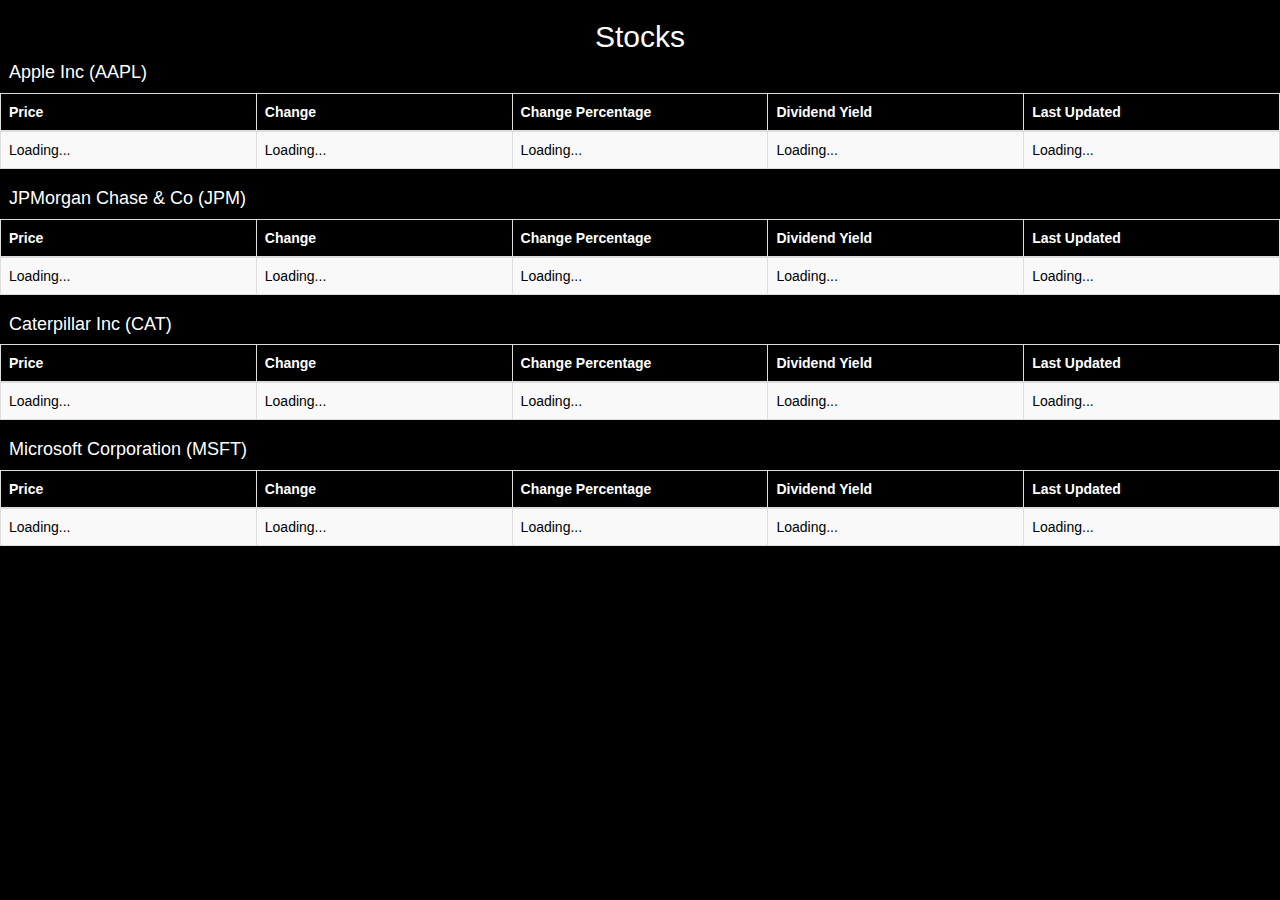
<file: projects/stocks/index.html>
<!DOCTYPE html>
<html>
<head>
    <meta charset="utf-8">
    <meta name="viewport" content="width=device-width, initial-scale=1.0">
    <meta name="description" content="A layout example that shows off a responsive product landing page.">
    <title>Stocks</title>
    
    <link rel="stylesheet" href="https://maxcdn.bootstrapcdn.com/bootstrap/3.3.7/css/bootstrap.min.css" integrity="sha384-BVYiiSIFeK1dGmJRAkycuHAHRg32OmUcww7on3RYdg4Va+PmSTsz/K68vbdEjh4u" crossorigin="anonymous">
    
	<link rel="stylesheet" href="css/style.css">

</head>
<body>
	<h2>Stocks</h2>

	<h4>Apple Inc (AAPL)</h4>
	<table class="table table-striped table-bordered">
		<thead>
			<tr>
				<th>Price</th>
				<th>Change</th>
				<th>Change Percentage</th>
				<th>Dividend Yield</th>
				<th>Last Updated</th>
			</tr>
		</thead>
		<tbody>
		<tr>
			<td id="aaplPrice" class="col-md-2">Loading...</td>
		  	<td id="aaplChange" class="col-md-2">Loading...</td>
		  	<td id="aaplCP" class="col-md-2">Loading...</td>
			<td id="aaplDY" class="col-md-2">Loading...</td>
			<td id="aaplLU" class="col-md-2">Loading...</td>
	   	</tr>
	  	</tbody>
	</table>



	<h4>JPMorgan Chase & Co (JPM)</h4>
	<table class="table table-striped table-bordered">
		<thead>
			<tr>
				<th>Price</th>
				<th>Change</th>
				<th>Change Percentage</th>
				<th>Dividend Yield</th>
				<th>Last Updated</th>
			</tr>
		</thead>
		<tbody>
		<tr>
		  	<td id="jpmPrice" class="col-md-2">Loading...</td>
		  	<td id="jpmChange" class="col-md-2">Loading...</td>
		  	<td id="jpmCP" class="col-md-2">Loading...</td>
			<td id="jpmDY" class="col-md-2">Loading...</td>
			<td id="jpmLU" class="col-md-2">Loading...</td>
	   	</tr>
	  	</tbody>
	</table>

	<h4>Caterpillar Inc (CAT)</h4>
	<table class="table table-striped table-bordered">
		<thead>
			<tr>
				<th>Price</th>
				<th>Change</th>
				<th>Change Percentage</th>
				<th>Dividend Yield</th>
				<th>Last Updated</th>
			</tr>
		</thead>
		<tbody>
		<tr>
		  	<td id="catPrice" class="col-md-2">Loading...</td>
		  	<td id="catChange" class="col-md-2">Loading...</td>
		  	<td id="catCP" class="col-md-2">Loading...</td>
			<td id="catDY" class="col-md-2">Loading...</td>
			<td id="catLU" class="col-md-2">Loading...</td>
	   	</tr>
	  	</tbody>
	</table>

	<h4>Microsoft Corporation (MSFT)</h4>
	<table class="table table-striped table-bordered">
		<thead>
			<tr>
				<th>Price</th>
				<th>Change</th>
				<th>Change Percentage</th>
				<th>Dividend Yield</th>
				<th>Last Updated</th>
			</tr>
		</thead>
		<tbody>
		<tr>
			<td id="msftPrice" class="col-md-2">Loading...</td>
		  	<td id="msftChange" class="col-md-2">Loading...</td>
		  	<td id="msftCP" class="col-md-2">Loading...</td>
			<td id="msftDY" class="col-md-2">Loading...</td>
			<td id="msftLU" class="col-md-2">Loading...</td>
	   	</tr>
	  	</tbody>
	</table>
	
	<script src="http://code.jquery.com/jquery-2.1.1.min.js" type="text/javascript"></script>
	<script src="js/script.js"></script>

	<script src="https://maxcdn.bootstrapcdn.com/bootstrap/3.3.7/js/bootstrap.min.js" integrity="sha384-Tc5IQib027qvyjSMfHjOMaLkfuWVxZxUPnCJA7l2mCWNIpG9mGCD8wGNIcPD7Txa" crossorigin="anonymous"></script>
</body>
</html>
</file>
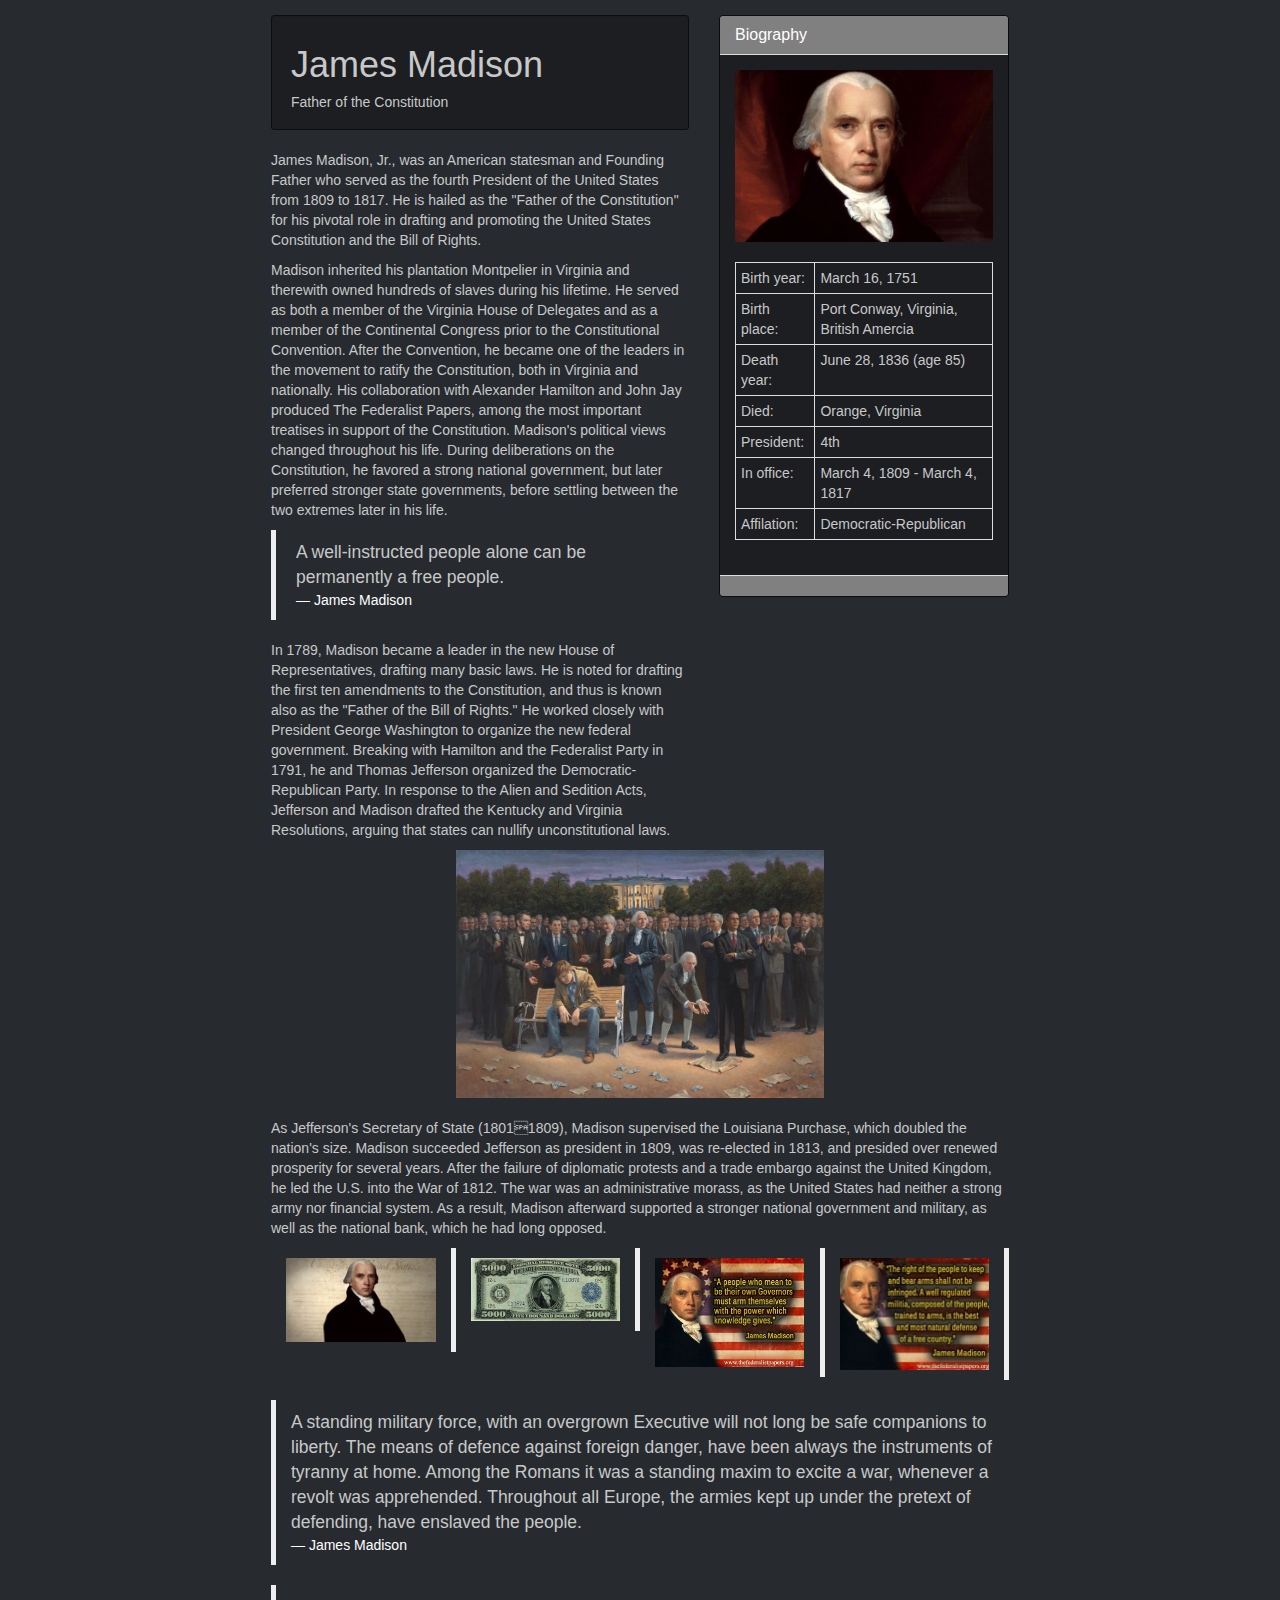
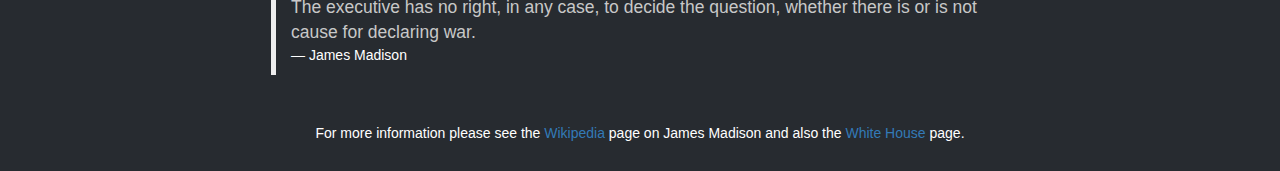
<file: projects/tp/index.html>
﻿<!DOCTYPE html>
<html>

<head>
    <meta charset="utf-8">
	<meta name="viewport" content="width=device-width, initial-scale=1.0, shrink-to-fit=no, user-scalable=no">

    <title>Tribute Page - James Madison</title>
    <meta name="description" content="Tribute Page - James Madison">
    <meta name="author" content="JW33">

    <link rel="stylesheet" href="https://maxcdn.bootstrapcdn.com/bootstrap/3.3.5/css/bootstrap.min.css" />
    <link rel="stylesheet" href="css/style.css" />

</head>

<body>
    <div id="page">
        <div class="container-fluid">
            <div class="row">
                <!-- First text paragraph -->
                <div class="col-md-7">
                    <div class="well well-sm">
                        <h1>James Madison</h1>
                        <h5>Father of the Constitution</h5>
                    </div>
                    <p>James Madison, Jr., was an American statesman and Founding Father who served as the fourth President of the United States from 1809 to 1817. He is hailed as the "Father of the Constitution" for his pivotal role in drafting and promoting the United States Constitution and the Bill of Rights.</p>

                    <p>Madison inherited his plantation Montpelier in Virginia and therewith owned hundreds of slaves during his lifetime. He served as both a member of the Virginia House of Delegates and as a member of the Continental Congress prior to the Constitutional Convention. After the Convention, he became one of the leaders in the movement to ratify the Constitution, both in Virginia and nationally. His collaboration with Alexander Hamilton and John Jay produced The Federalist Papers, among the most important treatises in support of the Constitution. Madison's political views changed throughout his life. During deliberations on the Constitution, he favored a strong national government, but later preferred stronger state governments, before settling between the two extremes later in his life.</p>

                    <div class="row">
                        <div class="col-md-12">
                            <blockquote>
                                A well-instructed people alone can be permanently a free people.
                                <footer>James Madison</footer>
                            </blockquote>
                        </div>
                    </div>

                    <p>In 1789, Madison became a leader in the new House of Representatives, drafting many basic laws. He is noted for drafting the first ten amendments to the Constitution, and thus is known also as the "Father of the Bill of Rights." He worked closely with President George Washington to organize the new federal government. Breaking with Hamilton and the Federalist Party in 1791, he and Thomas Jefferson organized the Democratic-Republican Party. In response to the Alien and Sedition Acts, Jefferson and Madison drafted the Kentucky and Virginia Resolutions, arguing that states can nullify unconstitutional laws.</p>
                </div>
                <!-- End first text paragraph -->

                <!-- Right side panel -->
                <div class="col-md-5">
                    <div class="panel panel-default">
                        <div class="panel-heading">
                            <h3 class="panel-title">Biography</h3>
                        </div>
                        <div class="panel-body">

							<!--<img src="http://res.cloudinary.com/dzsbo8htc/image/upload/c_scale,q_100,w_600/v1458487313/halo_2_uxztt3.jpg" alt="2" class="img-responsive" />-->
							<img src="images/headshot.jpg" alt="2" class="img-responsive" />

                            <div class="table-responsive">
                                <table class="table table-bordered table-condensed">
                                    <tbody>
										<tr>
                                            <td>Birth year:</td>
                                            <td>March 16, 1751</td>
                                        </tr>
                                        <tr>
                                            <td>Birth place:</td>
                                            <td>Port Conway, Virginia, British Amercia</td>
                                        </tr>
										<tr>
                                            <td>Death year:</td>
                                            <td>June 28, 1836 (age 85)</td>
                                        </tr>
                                        <tr>
                                            <td>Died:</td>
                                            <td>Orange, Virginia</td>
                                        </tr>
                                        <tr>
                                            <td>President:</td>
                                            <td>4th</td>
                                        </tr>
                                        <tr>
                                            <td>In office:</td>
                                            <td>March 4, 1809 - March 4, 1817</td>
                                        </tr>
                                        <tr>
                                            <td>Affilation:</td>
                                            <td>Democratic-Republican</td>
                                        </tr>
                                    </tbody>
                                </table>
                            </div>
                        </div>
                        <div class="panel-footer">
                            <!-- intentionaly left blank -->
                        </div>
                    </div>
                </div>
                <!-- End of right panel-->

                <!-- Main picture -->
                <div class="col-md-12">
                    <div class="main-picture">
						<!--<img src="http://res.cloudinary.com/dzsbo8htc/image/upload/c_scale,q_100,w_600/v1458488258/halo_odst_ay1vbt.jpg" alt="2" class="img-responsive" />-->
						<img src="images/group.jpg" alt="2" class="img-responsive" />
                    </div>
                </div>
                <!-- End of main picture -->
            </div>
        </div>

        <!-- Second text paragraph -->
        <div class="container-fluid">
            <p>As Jefferson's Secretary of State (18011809), Madison supervised the Louisiana Purchase, which doubled the nation's size. Madison succeeded Jefferson as president in 1809, was re-elected in 1813, and presided over renewed prosperity for several years. After the failure of diplomatic protests and a trade embargo against the United Kingdom, he led the U.S. into the War of 1812. The war was an administrative morass, as the United States had neither a strong army nor financial system. As a result, Madison afterward supported a stronger national government and military, as well as the national bank, which he had long opposed.</p>

            <blockquote class="col-md-3 blockquote-reverse">
				<!--<img src="http://res.cloudinary.com/dzsbo8htc/image/upload/c_scale,q_100,w_600/v1458487313/halo_2_uxztt3.jpg" alt="2" class="img-responsive" />-->
				<img src="images/jm1.jpg" alt="2" class="img-responsive" />
            </blockquote>
            <blockquote class="col-md-3 blockquote-reverse">
                <!--<img src="http://res.cloudinary.com/dzsbo8htc/image/upload/c_scale,q_100,w_600/v1458487313/halo_2_uxztt3.jpg" alt="2" class="img-responsive" />-->
				<img src="images/money.jpg" alt="2" class="img-responsive" />
            </blockquote>
            <blockquote class="col-md-3 blockquote-reverse">
                <!--<img src="http://res.cloudinary.com/dzsbo8htc/image/upload/c_scale,q_100,w_600/v1458487313/halo_2_uxztt3.jpg" alt="2" class="img-responsive" />-->
				<img src="images/quoteL.jpg" alt="2" class="img-responsive" />
            </blockquote>
            <blockquote class="col-md-3 blockquote-reverse">
                <!--<img src="http://res.cloudinary.com/dzsbo8htc/image/upload/c_scale,q_100,w_600/v1458487313/halo_2_uxztt3.jpg" alt="2" class="img-responsive" />-->
				<img src="images/quoteS.jpg" alt="2" class="img-responsive" />
            </blockquote>
        </div>

        <!-- Second Quote -->
        <div class="container-fluid">
            <blockquote class="col-md-12">
                A standing military force, with an overgrown Executive will not long be safe companions to liberty. 
                The means of defence against foreign danger, have been always the instruments of tyranny at home. Among 
                the Romans it was a standing maxim to excite a war, whenever a revolt was apprehended. Throughout all Europe, 
                the armies kept up under the pretext of defending, have enslaved the people.
                <footer>James Madison</footer>
            </blockquote>
        </div>

        <!-- Third Quote -->
        <div class="container-fluid">
            <blockquote class="col-md-12">
                The executive has no right, in any case, to decide the question, whether there is or is not cause for declaring war.
                <footer>James Madison</footer>
            </blockquote>
        </div>

        <footer>
            <div class="col-md-12 footer">
                For more information please see the <a href="https://en.wikipedia.org/wiki/James_madison">Wikipedia</a> page on James Madison and also the <a href="https://www.whitehouse.gov/1600/presidents/jamesmadison">White House</a> page.
            </div>
        </footer>
    </div>
</body>

</html>
</file>
<file: projects/stocks/css/style.css>
h2 {
	text-align: center;
	color: white;
}

h4 {
	margin-left: .5em;
	color: white;
}

html, body, table {
	background-color: black;
}

table {
	color: white;
}

td {
	color: black;
}
</file>
<file: projects/tp/css/style.css>
﻿html, body {
   background-color: #272b30; 
}

p, blockquote {
	color: #c8c8c8;
}

blockquote footer {
	color: white;
}

h1, h5 {
    padding-left: 10px;
	color: #c8c8c8;
}

.panel, .well {
    margin-top: 15px;
	background-color: #1c1e22;
	border: 1px solid #0c0d0e;
	color: #c8c8c8;
}

.panel > .panel-heading {
    background-image: none;
    background-color: gray;
    color: white;
}

.panel-footer {
    background-color: gray;
}

.container-fluid {
    margin-right: 20%;
    margin-left: 20%;
}

table {
    margin: 20px 0 10px 0;
}

.main-picture {
    width: 50%;
    margin: 0 auto;
    padding-bottom: 20px;
}

.footer {
    text-align: center;
    padding: 2em;
	color: white;
}
</file>
